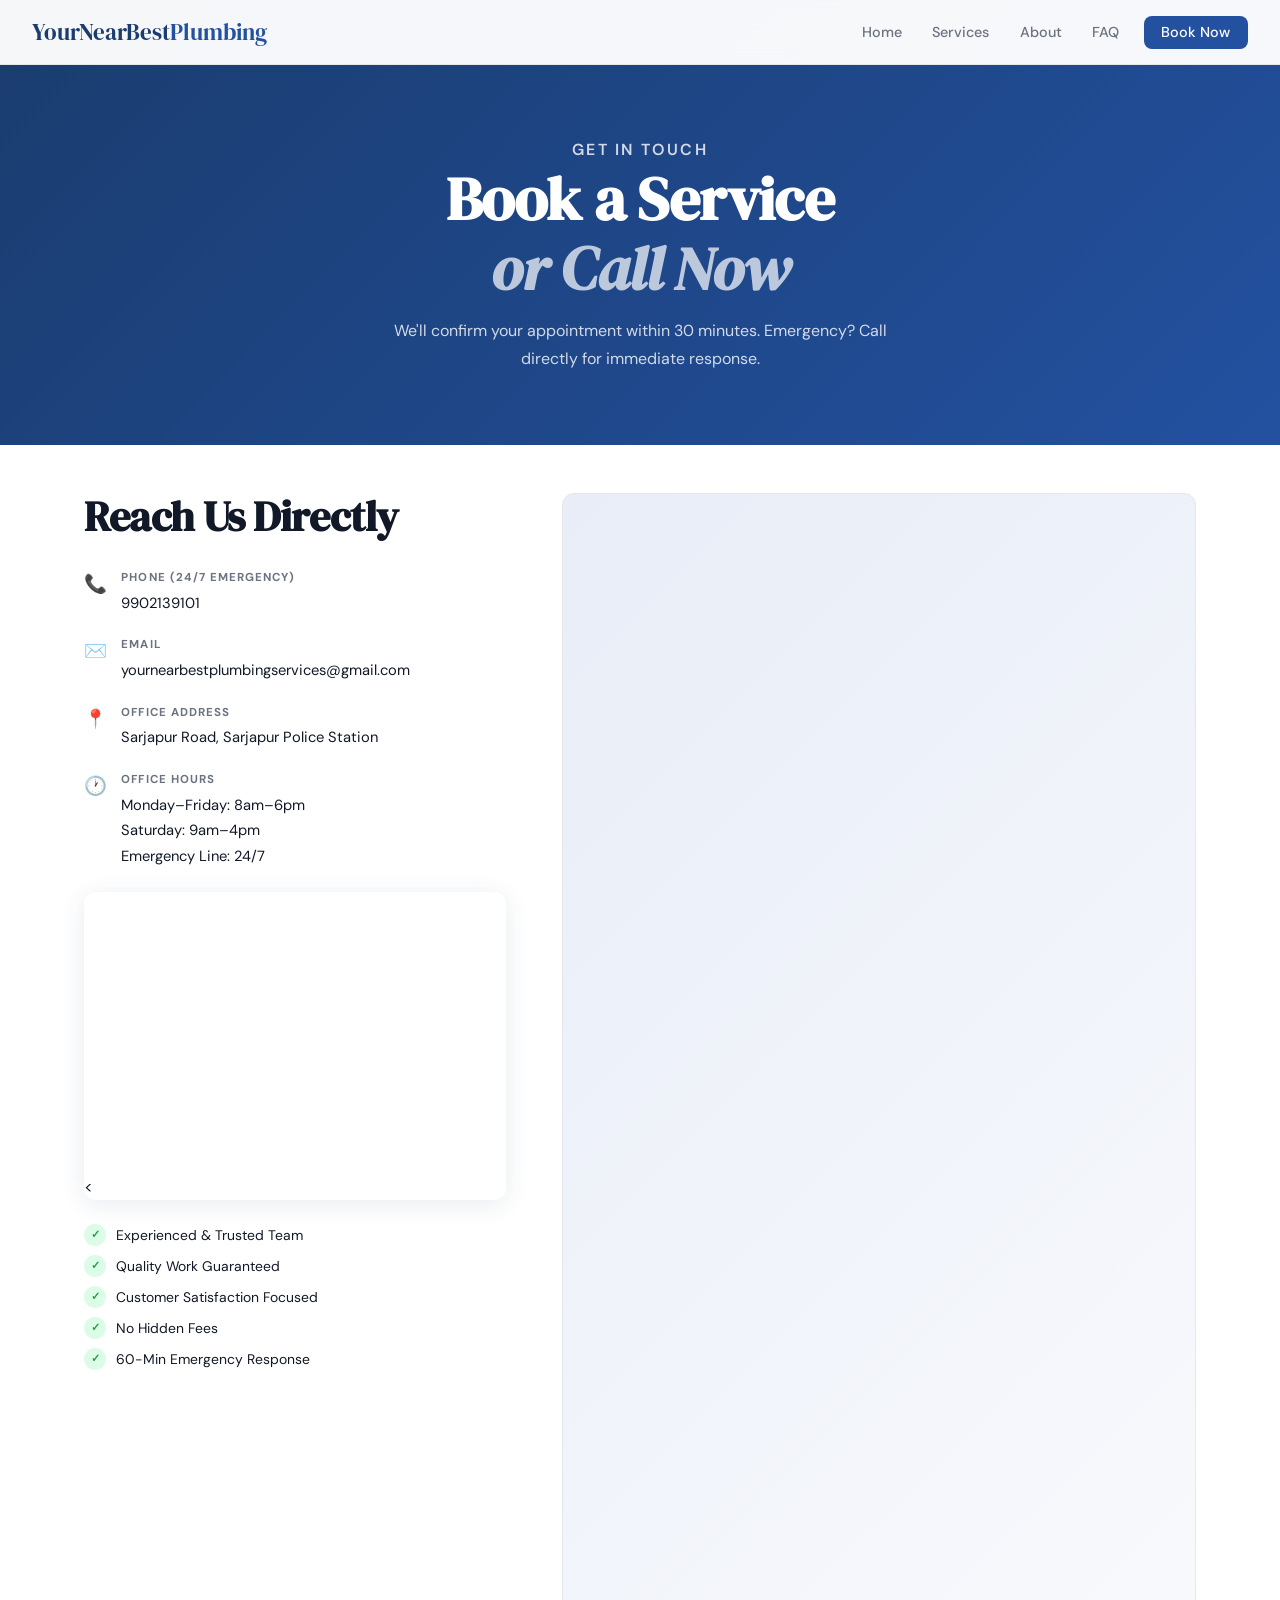
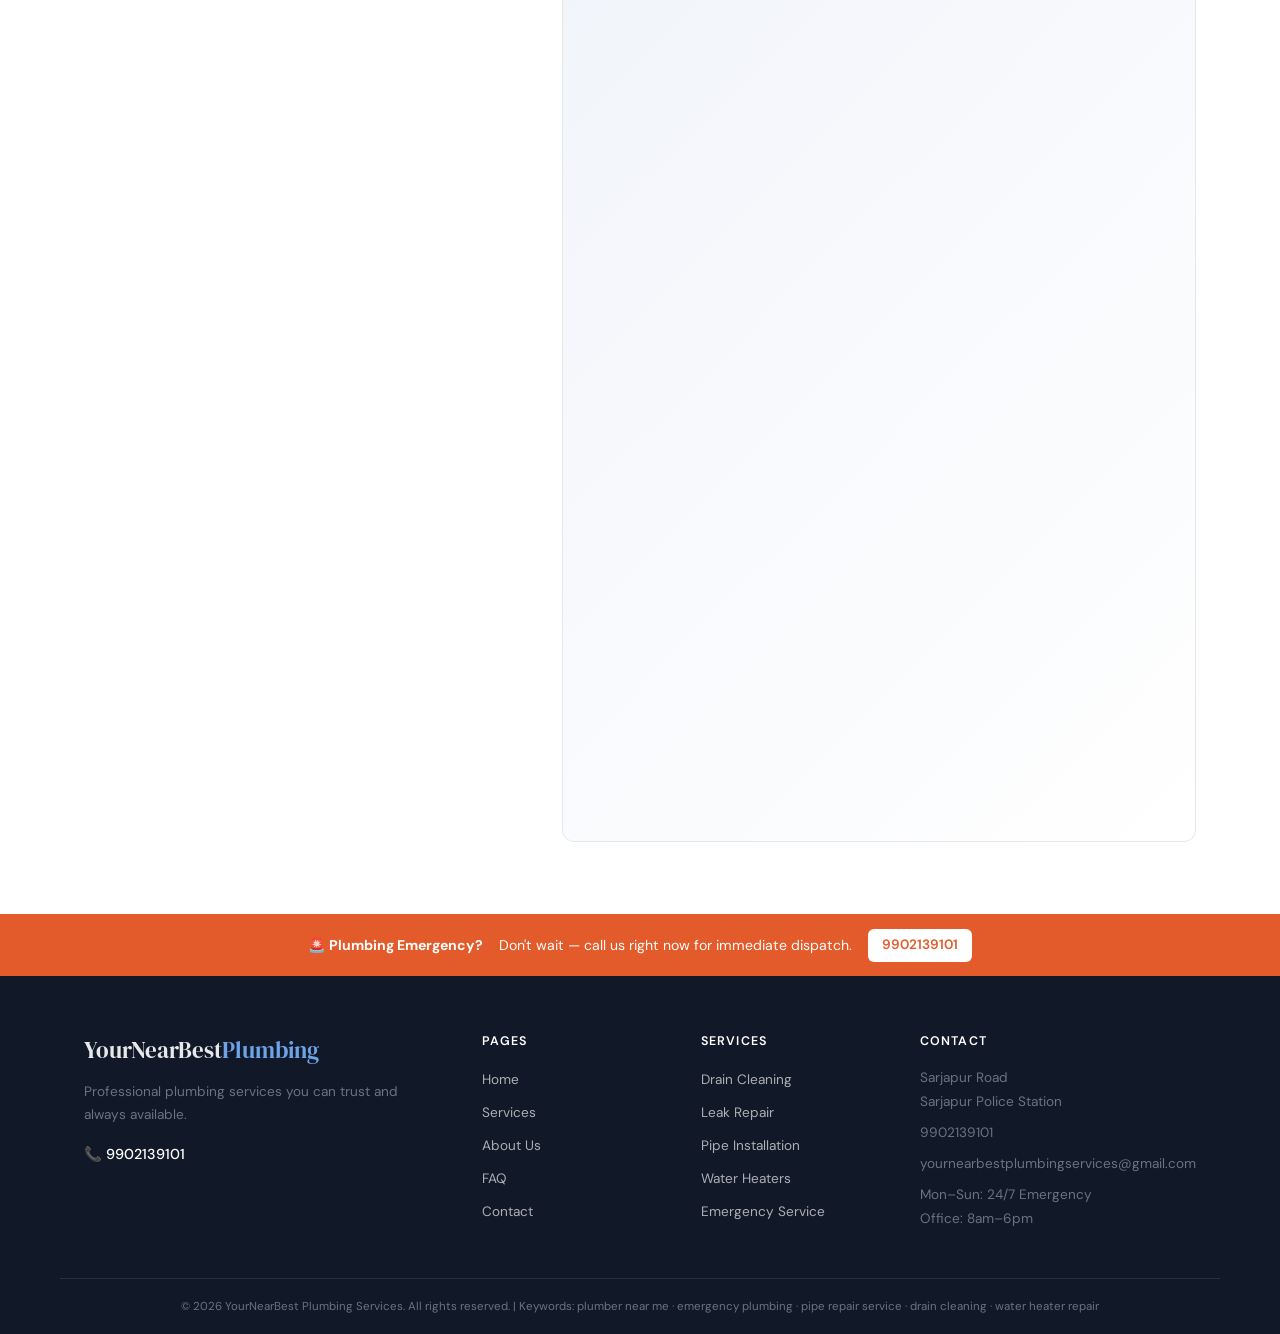
<file: contact.html>
<!DOCTYPE html>
<html lang="en">
<head>
  <meta charset="UTF-8" />
  <meta name="viewport" content="width=device-width, initial-scale=1.0" />
  <title>Contact & Book a Plumber | YourNearBest Plumbing Services</title>
  <meta name="description" content="Book a plumbing service online or call us for 24/7 emergency plumbing. Fast response, upfront pricing, certified plumbers ready now." />
  <link rel="preconnect" href="https://fonts.googleapis.com">
  <link href="https://fonts.googleapis.com/css2?family=DM+Serif+Display:ital@0;1&family=DM+Sans:wght@300;400;500&display=swap" rel="stylesheet">
  <link rel="stylesheet" href="style.css" />
  <style>
    .gform-wrap {
      background: linear-gradient(135deg, var(--blue-light) 0%, var(--white) 100%);
      border: 1px solid var(--border);
      border-radius: var(--radius);
      overflow: hidden;
    }
    .gform-wrap .form-header {
      padding: 2rem 2rem 1.5rem;
      border-bottom: 2px solid var(--blue-light);
    }
    .gform-wrap .form-header h2 {
      margin-bottom: 0.5rem;
      color: var(--blue);
    }
    .gform-iframe-container {
      position: relative;
      width: 100%;
      /* 1947px is the native Google Form height — keep as padding-top ratio */
      padding-top: 0;
    }
    .gform-iframe-container iframe {
      display: block;
      width: 100%;
      height: 1947px;
      border: 0;
    }
    /* On narrow screens shrink proportionally */
    @media (max-width: 640px) {
      .gform-iframe-container iframe {
        height: 2200px; /* a little extra room on small viewports */
      }
    }
  </style>
</head>
<body>

  <nav class="nav" id="nav">
    <a href="index.html" class="nav-logo">YourNearBest<span>Plumbing</span></a>
    <button class="nav-toggle" id="navToggle" aria-label="Toggle menu">
      <span></span><span></span><span></span>
    </button>
    <ul class="nav-links" id="navLinks">
      <li><a href="index.html">Home</a></li>
      <li><a href="services.html">Services</a></li>
      <li><a href="about.html">About</a></li>
      <li><a href="faq.html">FAQ</a></li>
      <li><a href="contact.html" class="nav-cta active">Book Now</a></li>
    </ul>
  </nav>

  <!-- PAGE HERO -->
  <section class="page-hero">
    <div class="container">
      <p class="section-eyebrow">Get In Touch</p>
      <h1>Book a Service<br><em>or Call Now</em></h1>
      <p>We'll confirm your appointment within 30 minutes. Emergency? Call directly for immediate response.</p>
    </div>
  </section>

  <!-- CONTACT SECTION -->
  <section class="section contact-section">
    <div class="container contact-inner">

      <!-- ── LEFT: Contact info + map — unchanged ── -->
      <div class="contact-info">
        <h2>Reach Us Directly</h2>

        <div class="contact-item">
          <div class="contact-icon">📞</div>
          <div>
            <strong>Phone (24/7 Emergency)</strong>
            <a href="tel:+919902139101">9902139101</a>
          </div>
        </div>

        <div class="contact-item">
          <div class="contact-icon">✉️</div>
          <div>
            <strong>Email</strong>
            <a href="mailto:yournearbestplumbingservices@gmail.com">yournearbestplumbingservices@gmail.com</a>
          </div>
        </div>

        <div class="contact-item">
          <div class="contact-icon">📍</div>
          <div>
            <strong>Office Address</strong>
            <span>Sarjapur Road, Sarjapur Police Station</span>
          </div>
        </div>

        <div class="contact-item">
          <div class="contact-icon">🕐</div>
          <div>
            <strong>Office Hours</strong>
            <span>Monday–Friday: 8am–6pm<br>Saturday: 9am–4pm<br>Emergency Line: 24/7</span>
          </div>
        </div>

        <div class="contact-map">
          <<iframe src="https://www.google.com/maps/embed?pb=!1m13!1m8!1m3!1d1944.8650801097115!2d77.7828234!3d12.8606973!3m2!1i1024!2i768!4f13.1!3m2!1m1!2zMTLCsDUxJzM3LjEiTiA3N8KwNDYnNTguMSJF!5e0!3m2!1sen!2sin!4v1780507099151!5m2!1sen!2sin" width="400" height="300" style="border:0;" allowfullscreen="" loading="lazy" referrerpolicy="no-referrer-when-downgrade"></iframe>
        </div>

        <div class="contact-trust">
          <div class="trust-item"><span class="trust-check">✓</span><span>Experienced &amp; Trusted Team</span></div>
          <div class="trust-item"><span class="trust-check">✓</span><span>Quality Work Guaranteed</span></div>
          <div class="trust-item"><span class="trust-check">✓</span><span>Customer Satisfaction Focused</span></div>
          <div class="trust-item"><span class="trust-check">✓</span><span>No Hidden Fees</span></div>
          <div class="trust-item"><span class="trust-check">✓</span><span>60-Min Emergency Response</span></div>
        </div>
      </div>

      <!-- ── RIGHT: Google Form embed ── -->
      <div class="gform-wrap">
        
        <div class="gform-iframe-container">
          <iframe
            src="https://docs.google.com/forms/d/e/1FAIpQLSdnHTlLUapki2caHg8PIg7g34K6C5bsvFPi_vDmRgVK00_pXA/viewform?embedded=true"
            width="100%"
            frameborder="0"
            marginheight="0"
            marginwidth="0"
            title="Book a Plumbing Service">
            Loading…
          </iframe>
        </div>
      </div>

    </div><!-- /.contact-inner -->
  </section>

  <!-- EMERGENCY STRIP -->
  <div class="emergency-strip">
    <strong>🚨 Plumbing Emergency?</strong>
    <span>Don't wait — call us right now for immediate dispatch.</span>
    <a href="tel:+919902139101">9902139101</a>
  </div>

  <footer class="footer">
    <div class="container footer-inner">
      <div class="footer-brand">
        <a href="index.html" class="nav-logo">YourNearBest<span>Plumbing</span></a>
        <p>Professional plumbing services you can trust and always available.</p>
        <a href="tel:+919902139101" class="footer-phone">📞 9902139101</a>
      </div>
      <div class="footer-links">
        <h4>Pages</h4>
        <ul>
          <li><a href="index.html">Home</a></li>
          <li><a href="services.html">Services</a></li>
          <li><a href="about.html">About Us</a></li>
          <li><a href="faq.html">FAQ</a></li>
          <li><a href="contact.html">Contact</a></li>
        </ul>
      </div>
      <div class="footer-links">
        <h4>Services</h4>
        <ul>
          <li><a href="services.html#drain">Drain Cleaning</a></li>
          <li><a href="services.html#leak">Leak Repair</a></li>
          <li><a href="services.html#pipe">Pipe Installation</a></li>
          <li><a href="services.html#water-heater">Water Heaters</a></li>
          <li><a href="services.html#emergency">Emergency Service</a></li>
        </ul>
      </div>
      <div class="footer-contact">
        <h4>Contact</h4>
        <p>Sarjapur Road<br>Sarjapur Police Station</p>
        <p><a href="tel:+919902139101">9902139101</a></p>
        <p><a href="mailto:yournearbestplumbingservices@gmail.com">yournearbestplumbingservices@gmail.com</a></p>
        <p>Mon–Sun: 24/7 Emergency<br>Office: 8am–6pm</p>
      </div>
    </div>
    <div class="footer-bottom">
      <p>© 2026 YourNearBest Plumbing Services. All rights reserved. | Keywords: plumber near me · emergency plumbing · pipe repair service · drain cleaning · water heater repair</p>
    </div>
  </footer>

  <script src="main.js"></script>
</body>
</html>
</file>
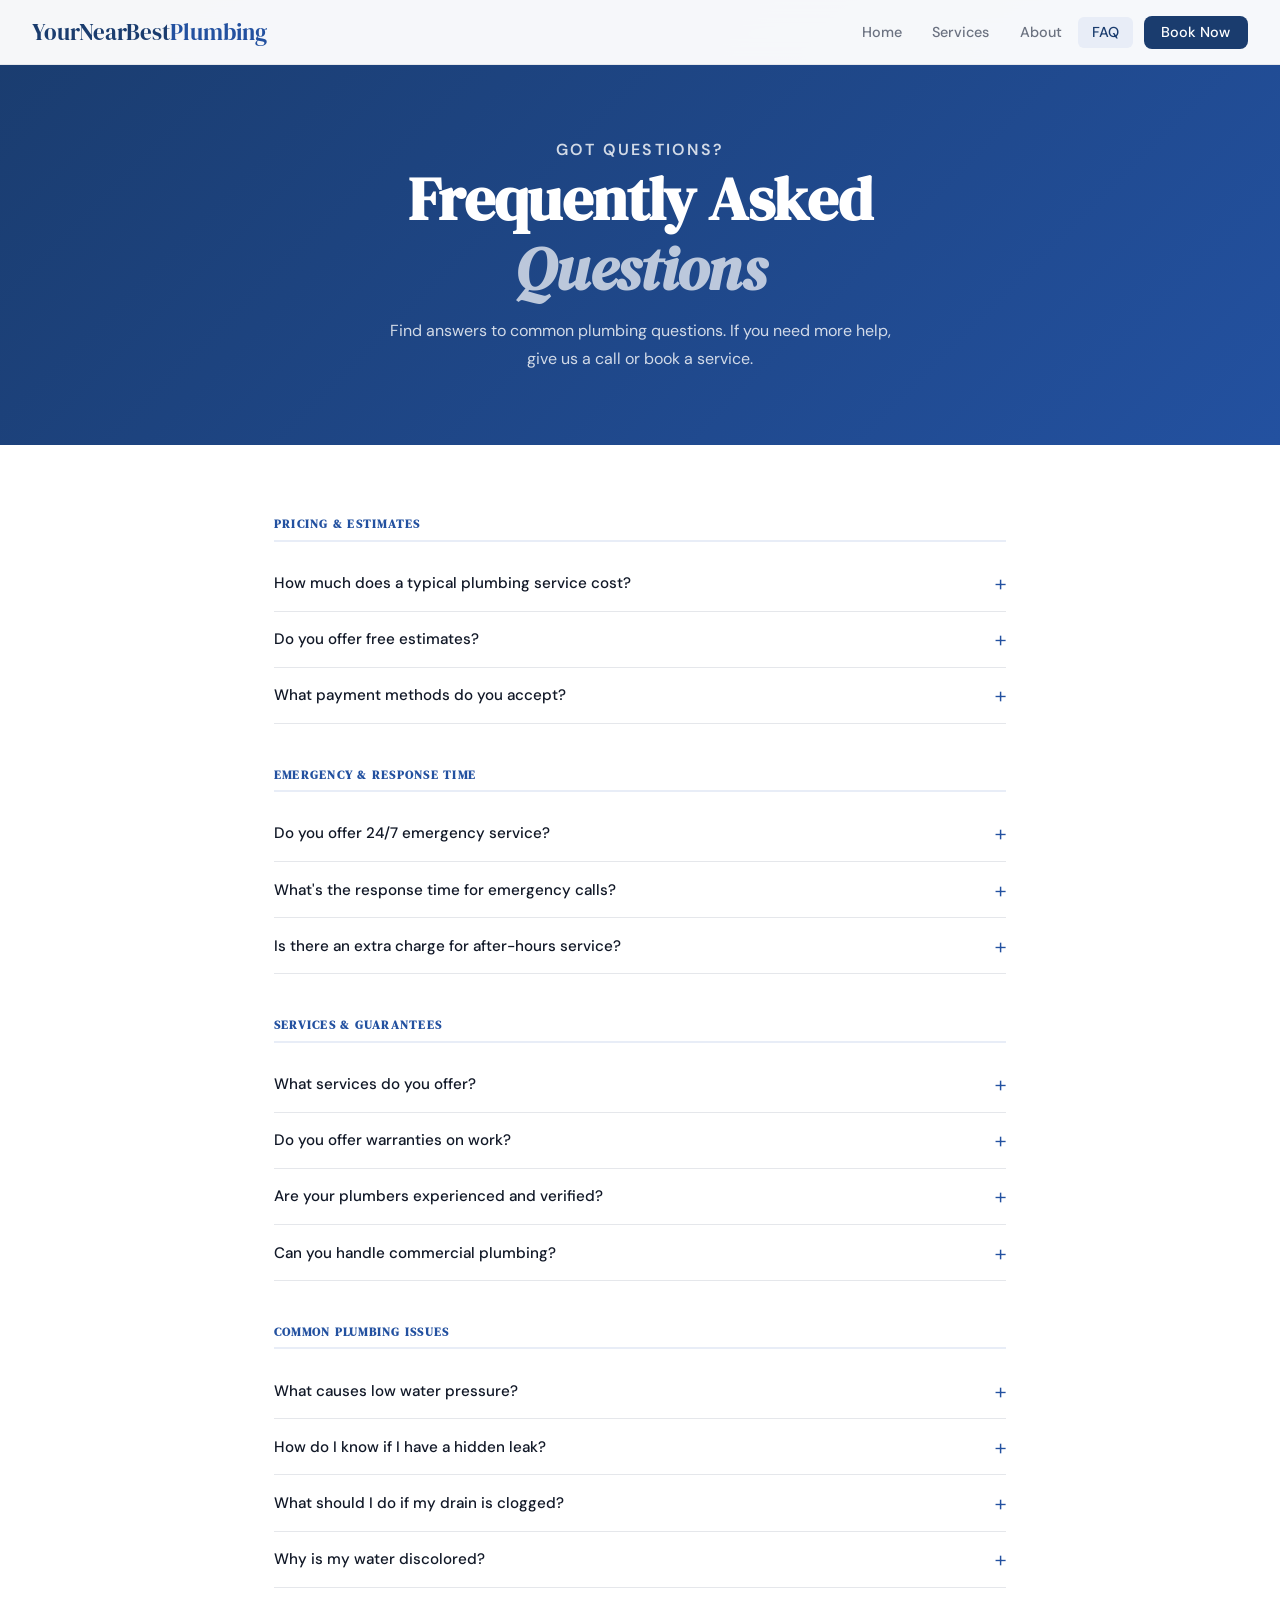
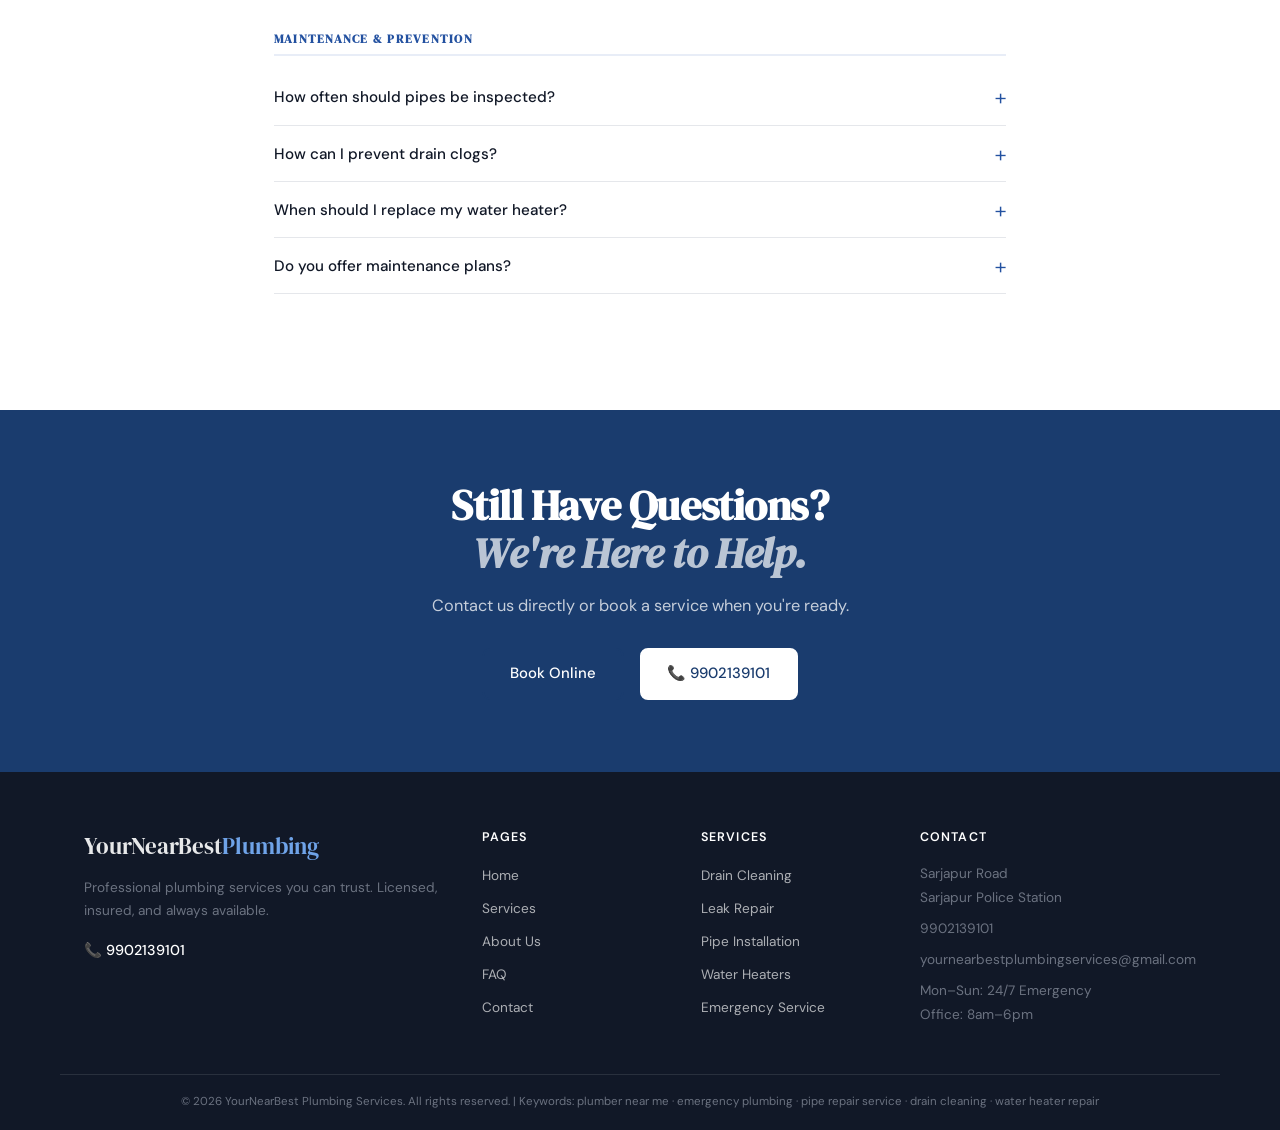
<file: faq.html>
<!DOCTYPE html>
<html lang="en">
<head>
  <meta charset="UTF-8" />
  <meta name="viewport" content="width=device-width, initial-scale=1.0" />
  <title>FAQ | YourNearBest Plumbing Services - Common Questions Answered</title>
  <meta name="description" content="Frequently asked questions about plumbing services, emergency response times, pricing, and guarantees at YourNearBest Plumbing Services." />
  <link rel="preconnect" href="https://fonts.googleapis.com">
  <link href="https://fonts.googleapis.com/css2?family=DM+Serif+Display:ital@0;1&family=DM+Sans:wght@300;400;500&display=swap" rel="stylesheet">
  <link rel="stylesheet" href="style.css" />
</head>
<body>

  <nav class="nav" id="nav">
    <a href="index.html" class="nav-logo">YourNearBest<span>Plumbing</span></a>
    <button class="nav-toggle" id="navToggle" aria-label="Toggle menu">
      <span></span><span></span><span></span>
    </button>
    <ul class="nav-links" id="navLinks">
      <li><a href="index.html">Home</a></li>
      <li><a href="services.html">Services</a></li>
      <li><a href="about.html">About</a></li>
      <li><a href="faq.html" class="active">FAQ</a></li>
      <li><a href="contact.html" class="nav-cta">Book Now</a></li>
    </ul>
  </nav>

  <!-- PAGE HERO -->
  <section class="page-hero">
    <div class="container">
      <p class="section-eyebrow">Got Questions?</p>
      <h1>Frequently Asked<br><em>Questions</em></h1>
      <p>Find answers to common plumbing questions. If you need more help, give us a call or book a service.</p>
    </div>
  </section>


  <!-- FAQ SECTION -->
  <section class="section">
    <div class="container faq-container">

    <!-- PRICING & ESTIMATES -->
    <div class="faq-category">
      <h3 class="faq-cat-title">Pricing & Estimates</h3>

      <div class="faq-item">
        <button class="faq-q" aria-expanded="false">
          How much does a typical plumbing service cost?
        </button>
        <div class="faq-a">
          <p>
            Most plumbing jobs cost between ₹300 and ₹3,000 depending on the type of work involved. Minor repairs such as tap fixes, unclogging drains, or replacing small fittings usually start from ₹300–₹800. More extensive repairs and installations may range from ₹1,000–₹3,000. We always provide an upfront estimate before starting any work.
          </p>
        </div>
      </div>

      <div class="faq-item">
        <button class="faq-q" aria-expanded="false">
          Do you offer free estimates?
        </button>
        <div class="faq-a">
          <p>
            Yes. We provide free estimates for most scheduled services. For urgent emergency visits, an inspection charge of ₹300–₹500 may apply, which can be adjusted against the final bill if you proceed with the repair.
          </p>
        </div>
      </div>

      <div class="faq-item">
        <button class="faq-q" aria-expanded="false">
          What payment methods do you accept?
        </button>
        <div class="faq-a">
          <p>
            We accept cash, UPI payments (Google Pay, PhonePe, Paytm), bank transfers, and major debit and credit cards for your convenience.
          </p>
        </div>
      </div>
    </div>

    <!-- EMERGENCY & RESPONSE TIME -->
    <div class="faq-category">
      <h3 class="faq-cat-title">Emergency & Response Time</h3>

      <div class="faq-item">
        <button class="faq-q" aria-expanded="false">
          Do you offer 24/7 emergency service?
        </button>
        <div class="faq-a">
          <p>
            Absolutely. Call 9902139101 at any time for emergencies such as burst pipes, severe leaks, overflowing drains, or water supply issues. We aim to reach your location within 60 minutes whenever possible.
          </p>
        </div>
      </div>

      <div class="faq-item">
        <button class="faq-q" aria-expanded="false">
          What's the response time for emergency calls?
        </button>
        <div class="faq-a">
          <p>
            Our typical emergency response time is around 60 minutes, depending on traffic and service demand. We prioritize urgent situations to assist you as quickly as possible.
          </p>
        </div>
      </div>

      <div class="faq-item">
        <button class="faq-q" aria-expanded="false">
          Is there an extra charge for after-hours service?
        </button>
        <div class="faq-a">
          <p>
            Emergency visits outside regular hours may include an additional charge of ₹300–₹500 depending on the urgency of the request. We always inform you of any charges beforehand—no hidden fees.
          </p>
        </div>
      </div>
    </div>

    <!-- SERVICES & GUARANTEES -->
    <div class="faq-category">
      <h3 class="faq-cat-title">Services & Guarantees</h3>

      <div class="faq-item">
        <button class="faq-q" aria-expanded="false">
          What services do you offer?
        </button>
        <div class="faq-a">
          <p>
            We provide drain cleaning, leak detection and repair, tap and faucet replacement, pipe installation, bathroom fitting services, water heater repairs, and emergency plumbing services.
          </p>
        </div>
      </div>

      <div class="faq-item">
        <button class="faq-q" aria-expanded="false">
          Do you offer warranties on work?
        </button>
        <div class="faq-a">
          <p>
            Yes. We offer a 1-year workmanship guarantee on eligible repairs and installations. Warranty coverage depends on the type of service provided and will be clearly explained before work begins.
          </p>
        </div>
      </div>

      <div class="faq-item">
        <button class="faq-q" aria-expanded="false">
          Are your plumbers experienced and verified?
        </button>
        <div class="faq-a">
          <p>
            Yes. Our technicians are experienced, professionally trained, and background-verified. We focus on delivering quality workmanship and excellent customer service on every job.
          </p>
        </div>
      </div>

      <div class="faq-item">
        <button class="faq-q" aria-expanded="false">
          Can you handle commercial plumbing?
        </button>
        <div class="faq-a">
          <p>
            Yes. We serve both residential and commercial properties, including offices, shops, restaurants, apartments, and other business establishments.
          </p>
        </div>
      </div>
    </div>

    <!-- COMMON PLUMBING ISSUES -->
    <div class="faq-category">
      <h3 class="faq-cat-title">Common Plumbing Issues</h3>

      <div class="faq-item">
        <button class="faq-q" aria-expanded="false">
          What causes low water pressure?
        </button>
        <div class="faq-a">
          <p>
            Low water pressure can occur due to clogged aerators, pipe leaks, faulty valves, mineral buildup, or issues with the main water supply. Our technicians can quickly diagnose and resolve the problem.
          </p>
        </div>
      </div>

      <div class="faq-item">
        <button class="faq-q" aria-expanded="false">
          How do I know if I have a hidden leak?
        </button>
        <div class="faq-a">
          <p>
            Common signs include unusually high water bills, damp walls, peeling paint, mold growth, or the sound of running water when fixtures are turned off. We can help identify and repair hidden leaks efficiently.
          </p>
        </div>
      </div>

      <div class="faq-item">
        <button class="faq-q" aria-expanded="false">
          What should I do if my drain is clogged?
        </button>
        <div class="faq-a">
          <p>
            Avoid using harsh chemical cleaners, as they can damage pipes. Try using a plunger for minor clogs. If the blockage persists, contact us for professional drain cleaning services.
          </p>
        </div>
      </div>

      <div class="faq-item">
        <button class="faq-q" aria-expanded="false">
          Why is my water discolored?
        </button>
        <div class="faq-a">
          <p>
            Discolored water may result from rust in aging pipes, sediment buildup, or temporary maintenance work by the water supplier. If the issue continues, we recommend a professional inspection.
          </p>
        </div>
      </div>
    </div>

    <!-- MAINTENANCE & PREVENTION -->
    <div class="faq-category">
      <h3 class="faq-cat-title">Maintenance & Prevention</h3>

      <div class="faq-item">
        <button class="faq-q" aria-expanded="false">
          How often should pipes be inspected?
        </button>
        <div class="faq-a">
          <p>
            We recommend a plumbing inspection every 1–2 years to identify potential issues early, especially in older homes or properties with recurring plumbing problems.
          </p>
        </div>
      </div>

      <div class="faq-item">
        <button class="faq-q" aria-expanded="false">
          How can I prevent drain clogs?
        </button>
        <div class="faq-a">
          <p>
            Use drain strainers, avoid disposing of grease and food waste in sinks, and do not flush non-biodegradable items. Regular maintenance can help keep your drains flowing smoothly.
          </p>
        </div>
      </div>

      <div class="faq-item">
        <button class="faq-q" aria-expanded="false">
          When should I replace my water heater?
        </button>
        <div class="faq-a">
          <p>
            Most water heaters last around 8–12 years. If you notice leaks, inconsistent heating, unusual noises, or rising energy bills, it may be time for a repair or replacement assessment.
          </p>
        </div>
      </div>

      <div class="faq-item">
        <button class="faq-q" aria-expanded="false">
          Do you offer maintenance plans?
        </button>
        <div class="faq-a">
          <p>
            Yes. Our maintenance plans include periodic inspections, basic drain cleaning, and priority service benefits. Plans start from ₹999 per year. Contact us to learn more.
          </p>
        </div>
      </div>
    </div>

  </div>
</section>

  <!-- CTA BANNER -->
  <section class="cta-banner">
    <div class="container">
      <h2>Still Have Questions?<br><em>We're Here to Help.</em></h2>
      <p>Contact us directly or book a service when you're ready.</p>
      <div class="cta-actions">
        <a href="contact.html" class="btn-primary">Book Online</a>
        <a href="tel:+919902139101" class="btn-white">📞 9902139101</a>
      </div>
    </div>
  </section>

  <!-- FOOTER -->
  <footer class="footer">
    <div class="container footer-inner">
      <div class="footer-brand">
        <a href="index.html" class="nav-logo">YourNearBest<span>Plumbing</span></a>
        <p>Professional plumbing services you can trust. Licensed, insured, and always available.</p>
        <a href="tel:+919902139101" class="footer-phone">📞 9902139101</a>
      </div>
      <div class="footer-links">
        <h4>Pages</h4>
        <ul>
          <li><a href="index.html">Home</a></li>
          <li><a href="services.html">Services</a></li>
          <li><a href="about.html">About Us</a></li>
          <li><a href="faq.html">FAQ</a></li>
          <li><a href="contact.html">Contact</a></li>
        </ul>
      </div>
      <div class="footer-links">
        <h4>Services</h4>
        <ul>
          <li><a href="services.html#drain">Drain Cleaning</a></li>
          <li><a href="services.html#leak">Leak Repair</a></li>
          <li><a href="services.html#pipe">Pipe Installation</a></li>
          <li><a href="services.html#water-heater">Water Heaters</a></li>
          <li><a href="services.html#emergency">Emergency Service</a></li>
        </ul>
      </div>
      <div class="footer-contact">
        <h4>Contact</h4>
        <p>Sarjapur Road<br>Sarjapur Police Station</p>
        <p><a href="tel:+919902139101">9902139101</a></p>
        <p><a href="mailto:yournearbestplumbingservices@gmail.com">yournearbestplumbingservices@gmail.com</a></p>
        <p>Mon–Sun: 24/7 Emergency<br>Office: 8am–6pm</p>
      </div>
    </div>
    <div class="footer-bottom">
      <p>© 2026 YourNearBest Plumbing Services. All rights reserved. | Keywords: plumber near me · emergency plumbing · pipe repair service · drain cleaning · water heater repair</p>
    </div>
  </footer>

  <script src="main.js"></script>
</body>
</html>
</file>
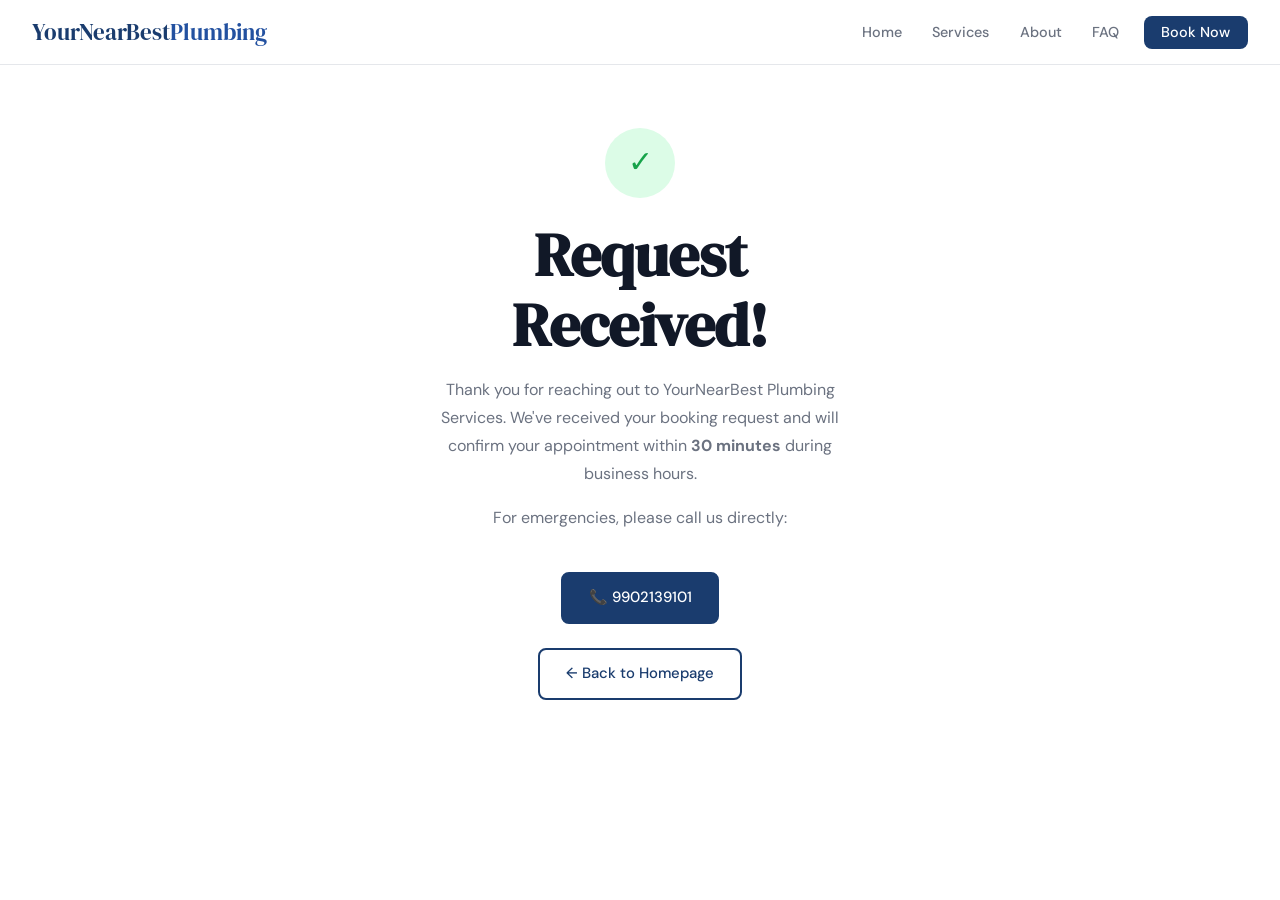
<file: thank-you.html>
<!DOCTYPE html>
<html lang="en">
<head>
  <meta charset="UTF-8" />
  <meta name="viewport" content="width=device-width, initial-scale=1.0" />
  <title>Thank You | YourNearBest Plumbing Services</title>
  <meta name="robots" content="noindex" />
  <link rel="preconnect" href="https://fonts.googleapis.com">
  <link href="https://fonts.googleapis.com/css2?family=DM+Serif+Display:ital@0;1&family=DM+Sans:wght@300;400;500&display=swap" rel="stylesheet">
  <link rel="stylesheet" href="style.css" />
</head>
<body>
  <nav class="nav" id="nav">
    <a href="index.html" class="nav-logo">YourNearBest<span>Plumbing</span></a>
    <button class="nav-toggle" id="navToggle" aria-label="Toggle menu">
      <span></span><span></span><span></span>
    </button>
    <ul class="nav-links" id="navLinks">
      <li><a href="index.html">Home</a></li>
      <li><a href="services.html">Services</a></li>
      <li><a href="about.html">About</a></li>
      <li><a href="faq.html">FAQ</a></li>
      <li><a href="contact.html" class="nav-cta">Book Now</a></li>
    </ul>
  </nav>

  <section class="thankyou-page">
    <div class="container thankyou-inner">
      <div class="thankyou-icon">✓</div>
      <h1>Request Received!</h1>
      <p>Thank you for reaching out to YourNearBest Plumbing Services. We've received your booking request and will confirm your appointment within <strong>30 minutes</strong> during business hours.</p>
      <p>For emergencies, please call us directly:</p>
      <a href="tel:+919902139101" class="btn-primary" style="margin:1.5rem 0; display:inline-block;">📞 9902139101</a>
      <br/>
      <a href="index.html" class="btn-ghost">← Back to Homepage</a>
    </div>
  </section>

  <script src="main.js"></script>
</body>
</html>
</file>
<file: style.css>
/* ============================================================
   FLOWRIGHT PLUMBING — style.css
   Clean, single-source. No duplicate rules.
   ============================================================ */

/* ── RESET ── */
*, *::before, *::after { box-sizing: border-box; margin: 0; padding: 0; }

/* ── TOKENS ── */
:root {
  --blue:       #1a3c6e;
  --blue-mid:   #2351a0;
  --blue-light: #e8edf7;
  --accent:     #e35b2a;
  --text:       #111827;
  --muted:      #6b7280;
  --border:     #e5e7eb;
  --white:      #ffffff;
  --off:        #f9fafb;
  --radius:     12px;
  --ease:       0.22s ease;
  --shadow:     0 4px 24px rgba(26,60,110,.10);
  --shadow-lg:  0 12px 48px rgba(26,60,110,.15);
}

/* ── BASE ── */
html { scroll-behavior: smooth; }

body {
  font-family: 'DM Sans', sans-serif;
  color: var(--text);
  background: var(--white);
  line-height: 1.6;
  -webkit-font-smoothing: antialiased;
}

img { display: block; width: 100%; height: 100%; object-fit: cover; }
a   { color: inherit; text-decoration: none; }

/* ── TYPOGRAPHY ── */
h1, h2, h3 {
  font-family: 'DM Serif Display', serif;
  line-height: 1.15;
  letter-spacing: -0.01em;
}
h1 { font-size: clamp(2.2rem, 5vw, 3.8rem); }
h2 { font-size: clamp(1.7rem, 3.5vw, 2.6rem); }
h3 { font-size: 1.15rem; font-weight: 400; }
em { font-style: italic; color: var(--blue-mid); }
p  { color: var(--muted); line-height: 1.75; }

/* ── LAYOUT ── */
.container {
  max-width: 1160px;
  margin: 0 auto;
  padding: 0 1.5rem;
}
.section { padding: 4.5rem 0; }

.section-header { text-align: center; margin-bottom: 3rem; }
.section-eyebrow {
  display: block;
  font-size: 0.75rem;
  font-weight: 600;
  letter-spacing: 0.14em;
  text-transform: uppercase;
  color: var(--blue-mid);
  margin-bottom: 0.6rem;
}
.section-sub {
  max-width: 540px;
  margin: 0.75rem auto 0;
  font-size: 1rem;
}

/* ── BUTTONS ── */
.btn-primary,
.btn-ghost,
.btn-white {
  display: inline-flex;
  align-items: center;
  gap: 0.5rem;
  padding: 0.75rem 1.6rem;
  border-radius: 8px;
  font-size: 0.93rem;
  font-weight: 500;
  font-family: 'DM Sans', sans-serif;
  cursor: pointer;
  transition: var(--ease);
  border: 2px solid transparent;
  white-space: nowrap;
  text-decoration: none;
}
.btn-primary  { background: var(--blue);    color: var(--white); border-color: var(--blue); }
.btn-primary:hover { background: var(--blue-mid); border-color: var(--blue-mid); transform: translateY(-1px); }
.btn-ghost    { background: transparent;    color: var(--blue);  border-color: var(--blue); }
.btn-ghost:hover  { background: var(--blue); color: var(--white); }
.btn-white    { background: var(--white);   color: var(--blue);  border-color: var(--white); }
.btn-white:hover  { background: var(--blue-light); color: var(--blue); }

/* ── NAV ── */
.nav {
  position: fixed;
  top: 0; left: 0; right: 0;
  z-index: 200;
  display: flex;
  align-items: center;
  justify-content: space-between;
  padding: 0.85rem 2rem;
  background: rgba(255,255,255,.96);
  backdrop-filter: blur(12px);
  border-bottom: 1px solid var(--border);
  transition: box-shadow var(--ease);
}
.nav.scrolled { box-shadow: var(--shadow); }

.nav-logo {
  font-family: 'DM Serif Display', serif;
  font-size: 1.45rem;
  color: var(--blue);
}
.nav-logo span { color: var(--blue-mid); }

.nav-links {
  list-style: none;
  display: flex;
  align-items: center;
  gap: 0.2rem;
}
.nav-links a {
  padding: 0.4rem 0.85rem;
  border-radius: 6px;
  font-size: 0.9rem;
  font-weight: 500;
  color: var(--muted);
  transition: var(--ease);
}
.nav-links a:hover,
.nav-links a.active { color: var(--blue); background: var(--blue-light); }

.nav-cta {
  background: var(--blue) !important;
  color: var(--white) !important;
  border-radius: 8px !important;
  margin-left: 0.5rem;
  padding: 0.45rem 1.1rem !important;
}
.nav-cta:hover { background: var(--blue-mid) !important; }
.nav-cta.active { background: var(--blue-mid) !important; }

.nav-toggle {
  display: none;
  flex-direction: column;
  gap: 5px;
  background: none;
  border: none;
  cursor: pointer;
  padding: 6px;
}
.nav-toggle span {
  display: block;
  width: 22px; height: 2px;
  background: var(--blue);
  border-radius: 2px;
  transition: var(--ease);
}

/* ── HERO ── */
.hero {
  display: grid;
  grid-template-columns: 1fr 1fr;
  grid-template-areas: "content image";
  align-items: center;
  gap: 4rem;
  min-height: 100vh;
  padding: 7rem 5% 4rem;
  max-width: 1300px;
  margin: 0 auto;
}
.hero-content { grid-area: content; }
.hero-image   { grid-area: image; }

.hero-eyebrow {
  display: inline-block;
  background: var(--blue-light);
  color: var(--blue-mid);
  font-size: 0.75rem;
  font-weight: 600;
  letter-spacing: 0.1em;
  text-transform: uppercase;
  padding: 0.3rem 0.8rem;
  border-radius: 100px;
  margin-bottom: 1.1rem;
}
.hero-headline { margin-bottom: 1rem; }
.hero-sub      { font-size: 1.05rem; max-width: 460px; margin-bottom: 1.75rem; }
.hero-actions  { display: flex; gap: 0.85rem; flex-wrap: wrap; margin-bottom: 2.5rem; }

.hero-stats {
  display: flex;
  align-items: center;
  gap: 1.25rem;
  padding-top: 1.75rem;
  border-top: 1px solid var(--border);
}
.stat       { display: flex; flex-direction: column; gap: 0.15rem; }
.stat-n     { font-family: 'DM Serif Display', serif; font-size: 1.7rem; color: var(--blue); line-height: 1; }
.stat-l     { font-size: 0.75rem; color: var(--muted); }
.stat-div   { width: 1px; height: 36px; background: var(--border); }

.hero-img-wrap {
  position: relative;
  border-radius: 20px;
  overflow: hidden;
  height: 520px;
  box-shadow: var(--shadow-lg);
}
.hero-badge {
  position: absolute;
  bottom: 1.25rem; left: 1.25rem;
  background: var(--white);
  border-radius: 10px;
  padding: 0.65rem 1rem;
  display: flex;
  align-items: center;
  gap: 0.5rem;
  font-size: 0.82rem;
  font-weight: 500;
  color: var(--blue);
  box-shadow: var(--shadow);
}
.hero-badge svg { color: #16a34a; }

/* ── TRUST BAR ── */
.trust-bar { background: var(--blue); padding: 0.8rem 0; }
.trust-bar-inner {
  display: flex;
  gap: 2.5rem;
  justify-content: center;
  flex-wrap: wrap;
  font-size: 0.83rem;
  font-weight: 500;
  color: rgba(255,255,255,.9);
  padding: 0 1.5rem;
}

/* ── SERVICES GRID (home preview) ── */
.services-grid {
  display: grid;
  grid-template-columns: repeat(3, 1fr);
  gap: 1.1rem;
}
.service-card {
  background: var(--white);
  border: 1px solid var(--border);
  border-radius: var(--radius);
  padding: 1.5rem;
  display: flex;
  flex-direction: column;
  gap: 0.65rem;
  color: var(--text);
  transition: var(--ease);
}
.service-card:hover { border-color: var(--blue-mid); box-shadow: var(--shadow); transform: translateY(-2px); }

.service-icon {
  width: 48px; height: 48px;
  background: var(--blue-light);
  border-radius: 10px;
  display: flex;
  align-items: center;
  justify-content: center;
  color: var(--blue-mid);
}
.service-card h3 { font-size: 1.05rem; color: var(--text); }
.service-card p  { font-size: 0.87rem; flex: 1; }
.card-link       { font-size: 0.82rem; font-weight: 500; color: var(--blue-mid); }

.service-card--accent {
  background: var(--blue);
  border-color: var(--blue);
  color: var(--white);
}
.service-card--accent h3,
.service-card--accent p    { color: rgba(255,255,255,.9); }
.service-card--accent .service-icon { background: rgba(255,255,255,.15); color: var(--white); }
.service-card--accent .card-link    { color: rgba(255,255,255,.75); }

.service-card--view-all {
  border: 2px dashed var(--border);
  align-items: center;
  justify-content: center;
  font-weight: 500;
  color: var(--blue-mid);
  font-size: 0.95rem;
  min-height: 110px;
}
.service-card--view-all:hover { border-color: var(--blue-mid); background: var(--blue-light); }

/* ── WHY US ── */
.why-us { background: var(--off); }
.why-us-inner {
  display: grid;
  grid-template-columns: 1fr 1fr;
  gap: 5rem;
  align-items: center;
}
.why-us-img { position: relative; }
.why-us-img img {
  border-radius: 20px;
  height: 480px;
  object-fit: cover;
  box-shadow: var(--shadow-lg);
  width: 100%;
}
.why-us-badge {
  position: absolute;
  bottom: -1.25rem; right: -1.25rem;
  background: var(--blue);
  color: var(--white);
  padding: 1.1rem 1.4rem;
  border-radius: var(--radius);
  text-align: center;
  box-shadow: var(--shadow);
}
.why-us-badge strong {
  display: block;
  font-family: 'DM Serif Display', serif;
  font-size: 1.8rem;
  line-height: 1;
}
.why-us-badge span { font-size: 0.74rem; opacity: .8; }

.why-list {
  list-style: none;
  display: flex;
  flex-direction: column;
  gap: 1.1rem;
  margin: 1.5rem 0 1.75rem;
}
.why-list li { display: flex; gap: 0.85rem; align-items: flex-start; }
.why-icon {
  width: 28px; height: 28px; min-width: 28px;
  background: #dcfce7;
  border-radius: 50%;
  display: flex;
  align-items: center;
  justify-content: center;
  color: #16a34a;
  margin-top: 2px;
}
.why-list li strong { display: block; color: var(--text); font-size: 0.92rem; margin-bottom: 0.15rem; }
.why-list li p      { font-size: 0.85rem; }

/* ── TESTIMONIALS ── */
.testimonials-grid {
  display: grid;
  grid-template-columns: repeat(3, 1fr);
  gap: 1.25rem;
}
.testimonial-card {
  background: var(--white);
  border: 1px solid var(--border);
  border-radius: var(--radius);
  padding: 1.75rem;
}
.stars { color: #f59e0b; font-size: 0.95rem; margin-bottom: 0.85rem; letter-spacing: 2px; }
.testimonial-card > p { font-size: 0.92rem; font-style: italic; color: var(--text); margin-bottom: 1.25rem; }
.testimonial-author { display: flex; align-items: center; gap: 0.65rem; }
.author-avatar {
  width: 38px; height: 38px; min-width: 38px;
  background: var(--blue-light);
  border-radius: 50%;
  display: flex; align-items: center; justify-content: center;
  font-size: 0.72rem; font-weight: 600; color: var(--blue-mid);
}
.testimonial-author strong { display: block; font-size: 0.87rem; color: var(--text); }
.testimonial-author span   { font-size: 0.75rem; color: var(--muted); }

.service-areas span {
  background: var(--blue-light);
  color: var(--blue-mid);
  border-radius: 100px;
}
/* ── CTA BANNER ── */
.cta-banner {
  background: var(--blue);
  color: var(--white);
  padding: 4.5rem 1.5rem;
  text-align: center;
}
.cta-banner h2  { color: var(--white); margin-bottom: 0.85rem; }
.cta-banner em  { color: rgba(255,255,255,.7); }
.cta-banner > .container > p { color: rgba(255,255,255,.75); margin-bottom: 1.75rem; font-size: 1.02rem; }
.cta-actions { display: flex; gap: 1rem; justify-content: center; flex-wrap: wrap; }

/* ── MAP / LOCATION ── */
.map-wrap {
  border-radius: var(--radius);
  overflow: hidden;
  box-shadow: var(--shadow);
  margin-bottom: 1.25rem;
}
.service-areas {
  display: flex; gap: 0.6rem; flex-wrap: wrap; align-items: center;
  font-size: 0.85rem;
}
.service-areas strong { color: var(--text); }
.service-areas span {
  background: var(--blue-light);
  color: var(--blue-mid);
  padding: 0.2rem 0.65rem;
  border-radius: 100px;
  font-size: 0.77rem;
  font-weight: 500;
}

/* ── FOOTER ── */
.footer { background: var(--text); color: rgba(255,255,255,.65); padding: 3.5rem 0 0; }
.footer-inner {
  display: grid;
  grid-template-columns: 2fr 1fr 1fr 1.5fr;
  gap: 2.5rem;
  padding-bottom: 2.5rem;
  border-bottom: 1px solid rgba(255,255,255,.1);
}
.footer .nav-logo { color: rgba(255,255,255,.9); margin-bottom: 0.65rem; display: block; }
.footer .nav-logo span { color: #6fa3e8; }
.footer-brand p { font-size: 0.85rem; margin-bottom: 0.85rem; }
.footer-phone { color: var(--white); font-weight: 500; font-size: 0.9rem; }

.footer-links h4,
.footer-contact h4 {
  color: var(--white);
  font-size: 0.78rem;
  font-weight: 600;
  letter-spacing: 0.09em;
  text-transform: uppercase;
  margin-bottom: 0.9rem;
}
.footer-links ul { list-style: none; display: flex; flex-direction: column; gap: 0.45rem; }
.footer-links ul a { font-size: 0.85rem; transition: var(--ease); }
.footer-links ul a:hover { color: var(--white); }
.footer-contact p   { font-size: 0.85rem; margin-bottom: 0.45rem; }
.footer-contact a:hover { color: var(--white); }

.footer-bottom {
  padding: 1.1rem 1.5rem;
  text-align: center;
  font-size: 0.72rem;
  max-width: 1160px;
  margin: 0 auto;
}

/* ── PAGE HERO (inner pages) ── */
.page-hero {
  padding: 8.5rem 1.5rem 4.5rem;
  background: linear-gradient(135deg, var(--blue) 0%, var(--blue-mid) 100%);
  text-align: center;
}
.page-hero .section-eyebrow { color: rgba(255,255,255,.65); }
.page-hero h1  { color: var(--white); margin-bottom: 0.85rem; }
.page-hero em  { color: rgba(255,255,255,.7); }
.page-hero > .container > p { color: rgba(255,255,255,.8); font-size: 1rem; max-width: 520px; margin: 0 auto; }

/* ── SERVICES PAGE (full listings) ── */
.service-full {
  display: grid;
  grid-template-columns: 1fr 1fr;
  gap: 4.5rem;
  align-items: center;
  padding: 4rem 0;
  border-bottom: 1px solid var(--border);
}
.service-full:last-child { border-bottom: none; }
.service-full--reverse { direction: rtl; }
.service-full--reverse > * { direction: ltr; }

.service-full-img {
  border-radius: var(--radius);
  overflow: hidden;
  height: 360px;
  box-shadow: var(--shadow);
}
.service-number {
  font-family: 'DM Serif Display', serif;
  font-size: 3rem;
  color: var(--blue-light);
  line-height: 1;
  margin-bottom: 0.4rem;
}
.service-full-content h2 { margin-bottom: 0.85rem; }
.service-full-content > p { margin-bottom: 1.25rem; }

.service-features {
  list-style: none;
  display: grid;
  grid-template-columns: 1fr 1fr;
  gap: 0.45rem;
  margin-bottom: 1.75rem;
}
.service-features li {
  font-size: 0.85rem;
  color: var(--muted);
  padding-left: 1.1rem;
  position: relative;
}
.service-features li::before { content: '✓'; position: absolute; left: 0; color: var(--blue-mid); font-weight: 700; }

.pricing-note { background: var(--blue-light); }
.pricing-note-inner {
  display: flex;
  align-items: center;
  justify-content: space-between;
  gap: 2rem;
  flex-wrap: wrap;
}
.pricing-note-inner h2 { margin-bottom: 0.4rem; }

/* ── ABOUT PAGE ── */
.about-stats {
  display: flex;
  gap: 2rem;
  margin-top: 1.5rem;
  padding-top: 1.5rem;
  border-top: 1px solid var(--border);
}
.about-stat span {
  display: block;
  font-family: 'DM Serif Display', serif;
  font-size: 1.9rem;
  color: var(--blue);
  line-height: 1;
  margin-bottom: 0.2rem;
}
.about-stat p { font-size: 0.8rem; }

/* Timeline */
.history-section { background: var(--off); }
.timeline { position: relative; padding-left: 2rem; }
.timeline::before {
  content: '';
  position: absolute;
  left: 0; top: 0; bottom: 0;
  width: 2px;
  background: var(--border);
}
.timeline-item {
  position: relative;
  display: grid;
  grid-template-columns: 90px 1fr;
  gap: 1.75rem;
  padding-bottom: 2.5rem;
  align-items: start;
}
.timeline-item:last-child { padding-bottom: 0; }
.timeline-marker { text-align: right; padding-right: 1rem; position: relative; }
.timeline-marker::after {
  content: '';
  position: absolute;
  right: -2.35rem; top: 0.35rem;
  width: 11px; height: 11px;
  background: var(--blue-mid);
  border-radius: 50%;
  border: 3px solid var(--off);
  box-shadow: 0 0 0 2px var(--blue-mid);
}
.timeline-marker span {
  font-family: 'DM Serif Display', serif;
  font-size: 0.95rem;
  color: var(--blue-mid);
}
.timeline-content h3 { font-size: 1.05rem; color: var(--text); margin-bottom: 0.4rem; }
.timeline-content p  { font-size: 0.87rem; }
.timeline-content em { color: var(--muted); }

/* Team */
.team-grid {
  display: grid;
  grid-template-columns: repeat(4, 1fr);
  gap: 1.25rem;
}
.team-card {
  background: var(--white);
  border: 1px solid var(--border);
  border-radius: var(--radius);
  padding: 1.5rem;
  text-align: center;
}
.team-avatar {
  width: 60px; height: 60px;
  background: var(--blue-light);
  border-radius: 50%;
  display: flex; align-items: center; justify-content: center;
  font-size: 0.95rem; font-weight: 600; color: var(--blue-mid);
  margin: 0 auto 0.85rem;
}
.team-card h3   { font-size: 0.98rem; margin-bottom: 0.2rem; }
.team-role      { font-size: 0.75rem; color: var(--blue-mid); font-weight: 500; margin-bottom: 0.6rem; display: block; }
.team-card p    { font-size: 0.83rem; }

/* Values */
.values-section { background: var(--off); }
.values-grid {
  display: grid;
  grid-template-columns: repeat(4, 1fr);
  gap: 1.25rem;
}
.value-card {
  background: var(--white);
  border: 1px solid var(--border);
  border-radius: var(--radius);
  padding: 1.75rem;
}
.value-num {
  font-family: 'DM Serif Display', serif;
  font-size: 2.2rem;
  color: var(--blue-light);
  line-height: 1;
  margin-bottom: 0.65rem;
}
.value-card h3 { font-size: 0.97rem; color: var(--text); margin-bottom: 0.4rem; }
.value-card p  { font-size: 0.85rem; }

/* ── FAQ PAGE ── */
.faq-container { max-width: 780px; }
.faq-category  { margin-bottom: 2.75rem; }
.faq-cat-title {
  font-size: 0.78rem;
  font-weight: 700;
  text-transform: uppercase;
  letter-spacing: 0.1em;
  color: var(--blue-mid);
  margin-bottom: 0.85rem;
  padding-bottom: 0.5rem;
  border-bottom: 2px solid var(--blue-light);
}
.faq-list { display: flex; flex-direction: column; }
.faq-item { border-bottom: 1px solid var(--border); }

.faq-q {
  width: 100%;
  text-align: left;
  background: none;
  border: none;
  padding: 1.1rem 2.5rem 1.1rem 0;
  font-family: 'DM Sans', sans-serif;
  font-size: 0.95rem;
  font-weight: 500;
  color: var(--text);
  cursor: pointer;
  position: relative;
  transition: color var(--ease);
}
.faq-q:hover { color: var(--blue-mid); }
.faq-q::after {
  content: '+';
  position: absolute;
  right: 0; top: 50%;
  transform: translateY(-50%);
  font-size: 1.4rem;
  font-weight: 300;
  color: var(--blue-mid);
}
.faq-q[aria-expanded="true"]::after { content: '−'; }

.faq-a { display: none; padding: 0 0 1.1rem; }
.faq-a.open { display: block; }
.faq-a p { font-size: 0.9rem; }

/* ── CONTACT PAGE ── */
.contact-section { padding-top: 3rem; }
.contact-inner {
  display: grid;
  grid-template-columns: 1fr 1.5fr;
  gap: 3.5rem;
  align-items: start;
}

.contact-info h2 { margin-bottom: 1.75rem; }
.contact-item {
  display: flex;
  gap: 0.9rem;
  align-items: flex-start;
  margin-bottom: 1.3rem;
}
.contact-icon { font-size: 1.15rem; margin-top: 1px; }
.contact-item strong {
  display: block;
  font-size: 0.72rem;
  text-transform: uppercase;
  letter-spacing: 0.09em;
  color: var(--muted);
  margin-bottom: 0.15rem;
}
.contact-item a,
.contact-item span { font-size: 0.92rem; color: var(--text); }
.contact-item a:hover { color: var(--blue-mid); }

.contact-map {
  border-radius: var(--radius);
  overflow: hidden;
  margin-top: 1.5rem;
  box-shadow: var(--shadow);
}
.contact-trust {
  margin-top: 1.5rem;
  display: flex;
  flex-direction: column;
  gap: 0.55rem;
}
.trust-item { display: flex; align-items: center; gap: 0.6rem; font-size: 0.87rem; color: var(--text); }
.trust-check {
  width: 22px; height: 22px; min-width: 22px;
  background: #dcfce7;
  border-radius: 50%;
  display: flex; align-items: center; justify-content: center;
  font-size: 0.7rem; color: #16a34a; font-weight: 700;
}

/* FORM WRAPPER */
.contact-form-wrap { 
  position: relative;
  background: linear-gradient(135deg, var(--blue-light) 0%, var(--white) 100%);
  padding: 2rem;
  border-radius: var(--radius);
  border: 1px solid var(--border);
}
.form-header { 
  margin-bottom: 1.75rem;
  padding-bottom: 1.25rem;
  border-bottom: 2px solid var(--blue-light);
}
.form-header h2 { 
  margin-bottom: 0.5rem;
  color: var(--blue);
}
.form-note { 
  font-size: 0.87rem;
  color: var(--muted);
  font-weight: 500;
  display: flex;
  align-items: center;
  gap: 0.4rem;
}



/* SUCCESS STATE */
.form-success {
  background: var(--off);
  border: 1px solid var(--border);
  border-radius: var(--radius);
  padding: 2.5rem 2rem;
  text-align: center;
}
.success-icon {
  width: 64px; height: 64px;
  background: #dcfce7;
  border-radius: 50%;
  display: flex; align-items: center; justify-content: center;
  font-size: 1.75rem; color: #16a34a;
  margin: 0 auto 1.25rem;
}
.form-success h3 {
  font-family: 'DM Serif Display', serif;
  font-size: 1.5rem;
  margin-bottom: 0.75rem;
  color: var(--text);
}
.form-success p { font-size: 0.9rem; margin-bottom: 0.25rem; }

/* FORM */
.booking-form {
  display: flex;
  flex-direction: column;
  gap: 1.1rem;
}
.form-row {
  display: grid;
  grid-template-columns: 1fr 1fr;
  gap: 1.1rem;
}
.form-group {
  display: flex;
  flex-direction: column;
  gap: 0.35rem;
  position: relative;
}
.form-group label {
  font-size: 0.8rem;
  font-weight: 500;
  color: var(--text);
}
.req        { color: var(--accent); }
.opt        { color: var(--muted); font-weight: 400; }
.label-hint { color: var(--muted); font-weight: 400; font-size: 0.73rem; }

.form-group input,
.form-group select,
.form-group textarea {
  width: 100%;
  padding: 0.72rem 1rem;
  border: 1.5px solid var(--border);
  border-radius: 8px;
  font-family: 'DM Sans', sans-serif;
  font-size: 0.9rem;
  color: var(--text);
  background: var(--white);
  transition: border-color var(--ease), box-shadow var(--ease);
  -webkit-appearance: none;
  appearance: none;
}
.form-group input:focus,
.form-group select:focus,
.form-group textarea:focus {
  outline: none;
  border-color: var(--blue-mid);
  box-shadow: 0 0 0 3px rgba(35,81,160,.1);
}
.form-group.has-error input,
.form-group.has-error select,
.form-group.has-error textarea {
  border-color: #ef4444;
}
.form-group textarea { resize: vertical; min-height: 100px; }

/* Select wrapper (custom arrow) */
.select-wrap { position: relative; }
.select-wrap select { padding-right: 2.25rem; cursor: pointer; }
.select-arrow {
  position: absolute;
  right: 0.75rem; top: 50%;
  transform: translateY(-50%);
  color: var(--muted);
  pointer-events: none;
}

/* Field errors */
.field-error {
  display: none;
  font-size: 0.75rem;
  color: #ef4444;
  margin-top: 0.1rem;
}
.form-group.has-error .field-error { display: block; }

/* Submit button */
.btn-submit {
  width: 100%;
  padding: 0.9rem 1.5rem;
  background: var(--blue);
  color: var(--white);
  border: none;
  border-radius: 8px;
  font-family: 'DM Sans', sans-serif;
  font-size: 1rem;
  font-weight: 500;
  cursor: pointer;
  transition: background var(--ease), transform var(--ease);
  display: flex;
  align-items: center;
  justify-content: center;
  gap: 0.5rem;
  margin-top: 0.25rem;
}
.btn-submit:hover { background: var(--blue-mid); transform: translateY(-1px); }
.btn-submit:disabled { opacity: 0.65; cursor: not-allowed; transform: none; }

@keyframes spin { to { transform: rotate(360deg); } }
.spin { animation: spin 0.8s linear infinite; }

.form-disclaimer { font-size: 0.73rem; color: var(--muted); text-align: center; }

/* Emergency strip */
.emergency-strip {
  background: var(--accent);
  color: var(--white);
  padding: 0.9rem 1.5rem;
  display: flex;
  align-items: center;
  justify-content: center;
  gap: 1rem;
  flex-wrap: wrap;
  font-size: 0.88rem;
}
.emergency-strip a {
  background: var(--white);
  color: var(--accent);
  padding: 0.35rem 0.9rem;
  border-radius: 6px;
  font-weight: 600;
  font-size: 0.85rem;
}

/* ── THANK YOU PAGE ── */
.thankyou-page {
  min-height: 80vh;
  display: flex;
  align-items: center;
  padding: 8rem 1.5rem 4rem;
}
.thankyou-inner { text-align: center; max-width: 500px; margin: 0 auto; }
.thankyou-icon {
  width: 70px; height: 70px;
  background: #dcfce7;
  border-radius: 50%;
  display: flex; align-items: center; justify-content: center;
  font-size: 1.85rem; color: #16a34a;
  margin: 0 auto 1.4rem;
}
.thankyou-inner h1 { margin-bottom: 1rem; }
.thankyou-inner p  { margin-bottom: 1rem; }

/* ══════════════════════════════════════════
   RESPONSIVE
   ══════════════════════════════════════════ */

/* Tablet landscape */
@media (max-width: 1100px) {
  .hero { gap: 3rem; padding: 7rem 4% 4rem; }
  .hero-img-wrap { height: 460px; }
  .why-us-inner { gap: 3.5rem; }
  .team-grid   { grid-template-columns: repeat(2, 1fr); }
  .values-grid { grid-template-columns: repeat(2, 1fr); }
  .footer-inner { grid-template-columns: 1fr 1fr; gap: 2rem; }
}

/* Tablet portrait + large phones */
@media (max-width: 768px) {

  /* Nav */
  .nav { padding: 0.75rem 1.25rem; }
  .nav-toggle { display: flex; }
  .nav-links {
    display: none;
    position: absolute;
    top: 100%; left: 0; right: 0;
    background: var(--white);
    flex-direction: column;
    padding: 0.75rem;
    border-bottom: 1px solid var(--border);
    box-shadow: var(--shadow);
    gap: 0.15rem;
    z-index: 200;
  }
  .nav-links.open  { display: flex; }
  .nav-links a     { display: block; padding: 0.6rem 1rem; border-radius: 6px; }
  .nav-cta         { margin-left: 0 !important; text-align: center; }

  /* Hero — image on top, text below */
  .hero {
    grid-template-columns: 1fr;
    grid-template-areas: "image" "content";
    min-height: auto;
    padding: 6rem 1.25rem 3rem;
    gap: 1.75rem;
    max-width: 100%;
  }
  .hero-img-wrap  { height: 280px; }
  .hero-sub       { max-width: 100%; }
  .hero-stats     { gap: 0.85rem; padding-top: 1.25rem; flex-wrap: wrap; }
  .stat-div       { height: 28px; }

  /* Sections */
  .section { padding: 3rem 0; }
  .section-header { margin-bottom: 2rem; }

  /* Grids → single column */
  .services-grid,
  .testimonials-grid { grid-template-columns: 1fr; }

  .why-us-inner { grid-template-columns: 1fr; gap: 2.5rem; }
  .why-us-img img { height: 320px; }
  .why-us-badge { right: 0; bottom: -1rem; }

  /* Services page */
  .service-full { grid-template-columns: 1fr; gap: 1.75rem; padding: 2.5rem 0; }
  .service-full--reverse { direction: ltr; }
  .service-full-img { height: 260px; }
  .service-features { grid-template-columns: 1fr; }

  /* About */
  .team-grid   { grid-template-columns: repeat(2, 1fr); }
  .values-grid { grid-template-columns: 1fr 1fr; }
  .about-stats { flex-wrap: wrap; gap: 1rem; }
  .timeline-item { grid-template-columns: 70px 1fr; gap: 1rem; }

  /* Contact */
  .contact-inner { grid-template-columns: 1fr; gap: 2rem; }
  .form-row      { grid-template-columns: 1fr; }
  .contact-section { padding-top: 2rem; }

  /* Trust bar */
  .trust-bar-inner { gap: 0.6rem; flex-direction: column; text-align: center; }

  /* Footer */
  .footer-inner { grid-template-columns: 1fr 1fr; gap: 1.5rem; }
  .pricing-note-inner { flex-direction: column; text-align: center; }

  /* CTA */
  .cta-banner { padding: 3rem 1.25rem; }
}

/* Small phones */
@media (max-width: 480px) {
  .hero    { padding: 5.5rem 1rem 2.5rem; }
  .hero-img-wrap { height: 240px; }
  .hero-actions  { flex-direction: column; }
  .hero-actions a { width: 100%; justify-content: center; text-align: center; }

  .service-card,
  .testimonial-card,
  .team-card,
  .value-card { padding: 1.1rem; }

  .team-grid   { grid-template-columns: 1fr; }
  .values-grid { grid-template-columns: 1fr; }
  .footer-inner { grid-template-columns: 1fr; }

  .service-full-img { height: 210px; }
  .about-stats { flex-direction: column; }

  .emergency-strip { flex-direction: column; text-align: center; gap: 0.6rem; }

  .cta-actions { flex-direction: column; align-items: center; }
  .cta-actions a { width: 100%; max-width: 300px; justify-content: center; }
}
</file>
